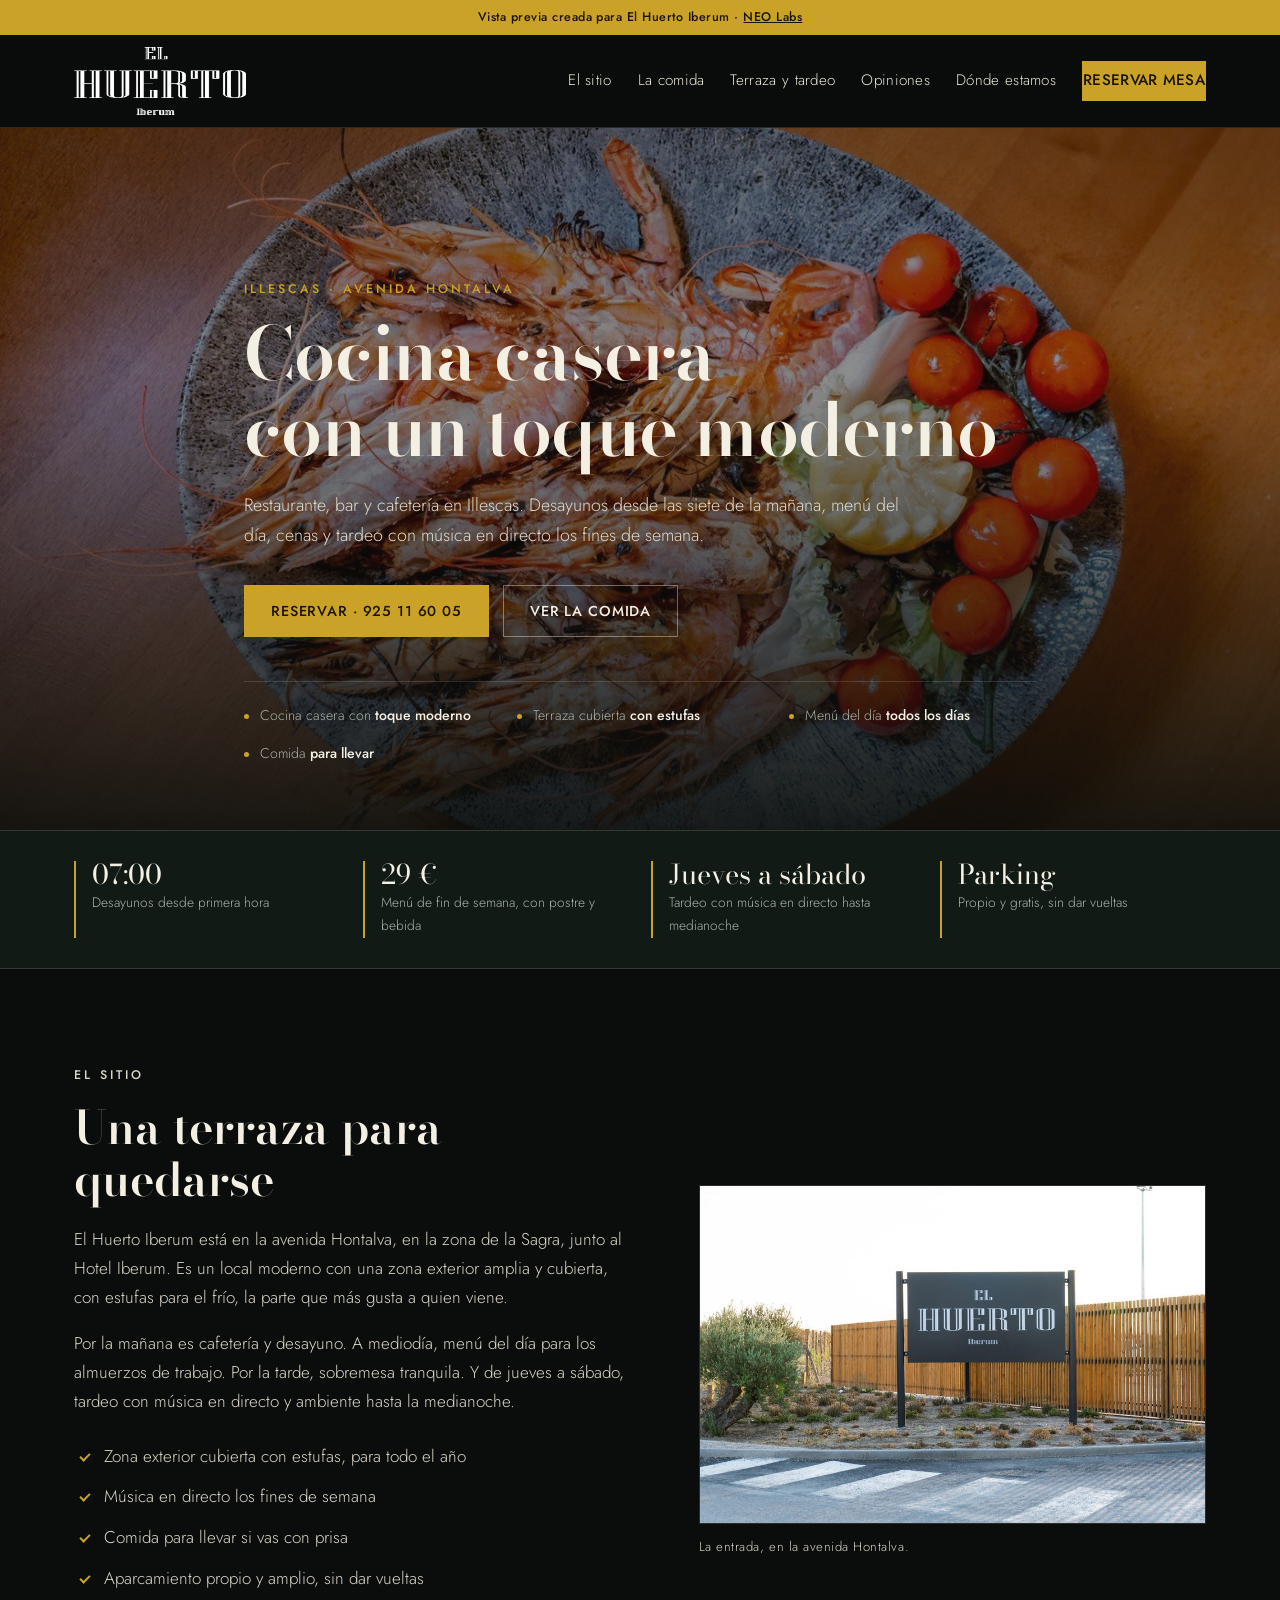
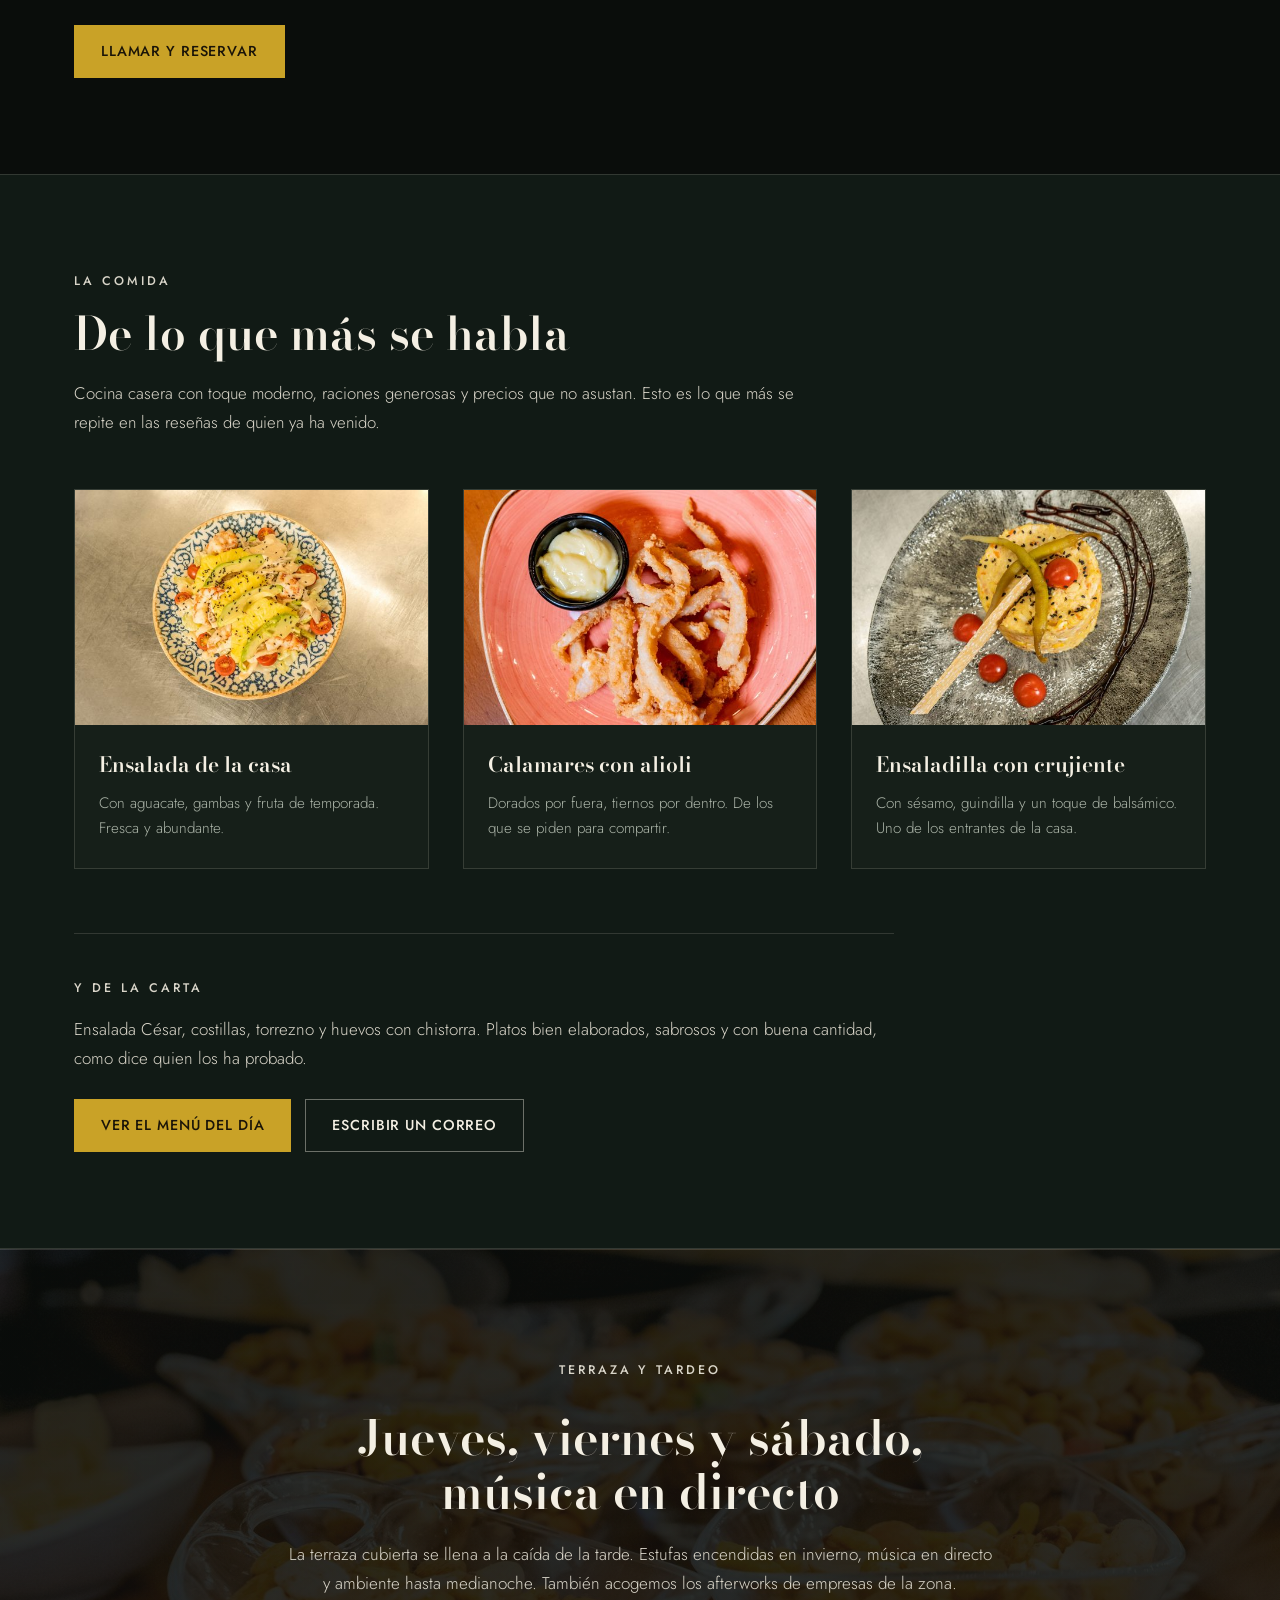
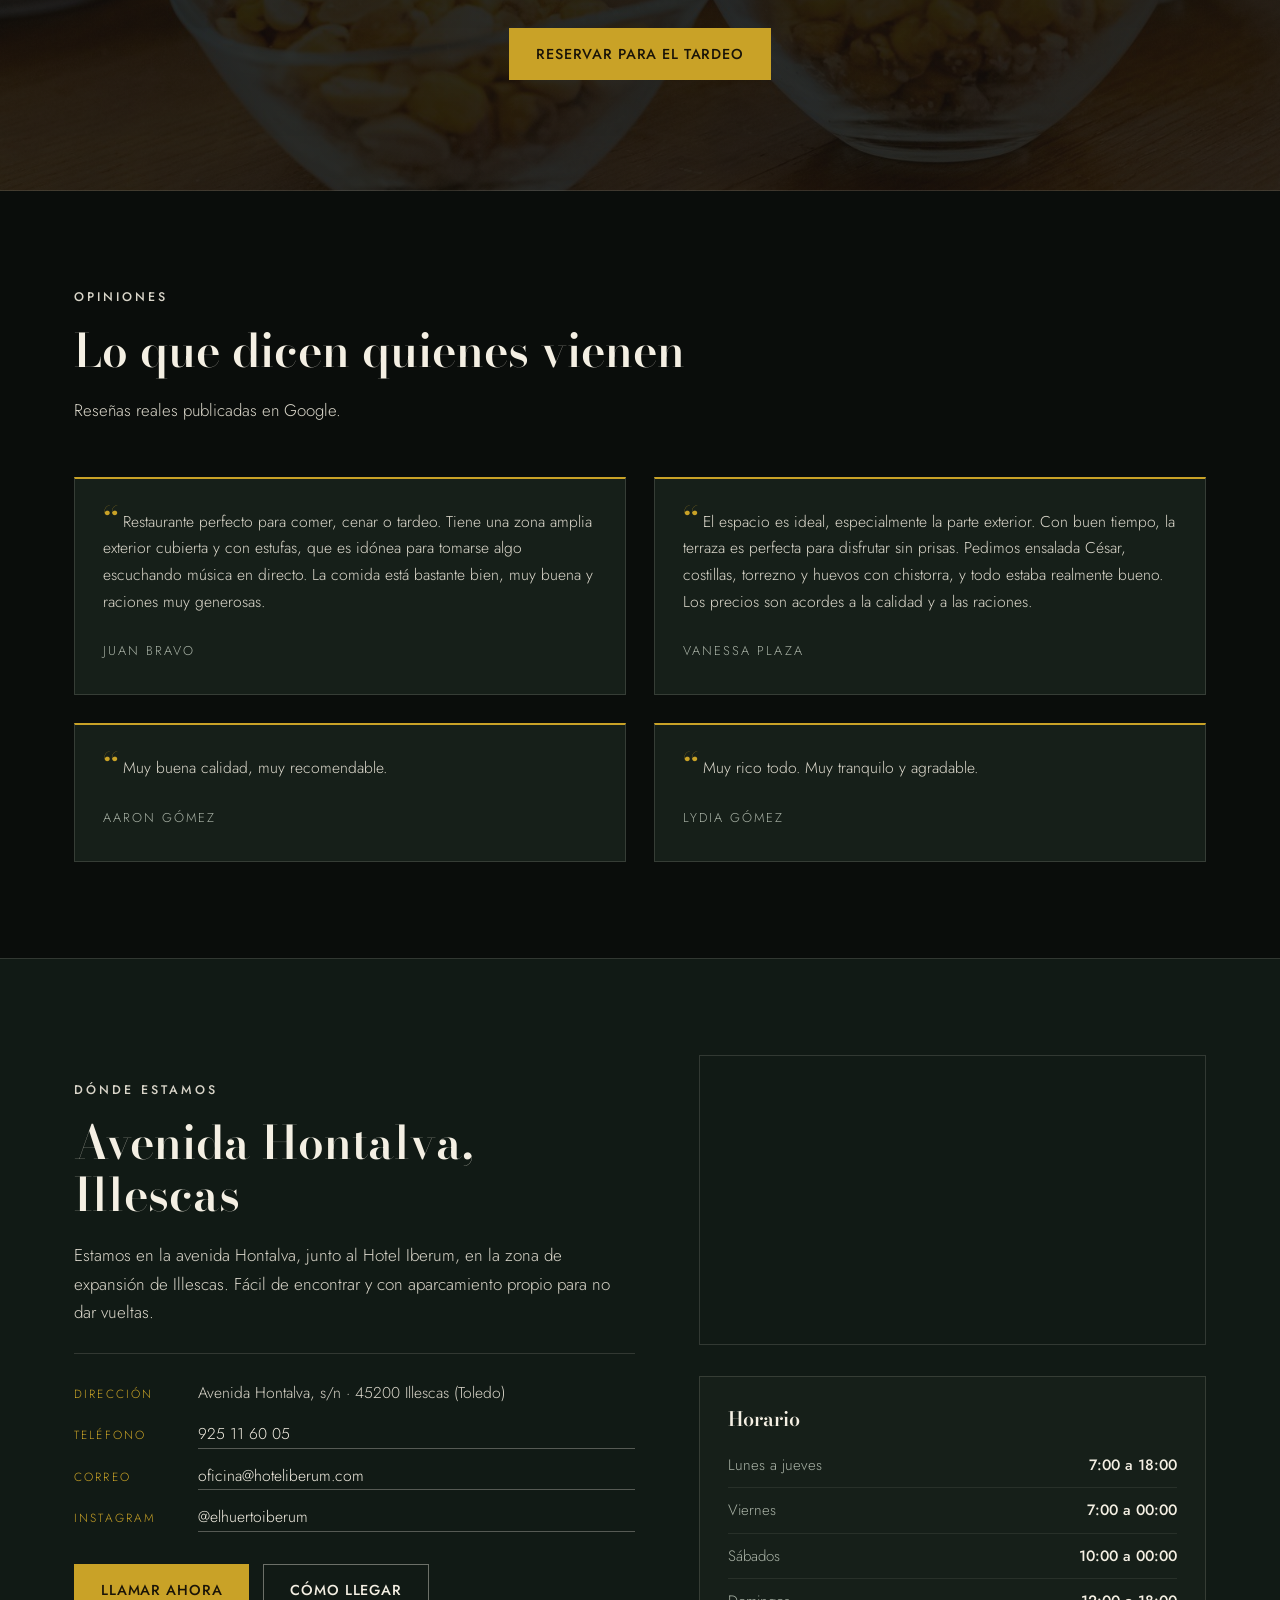
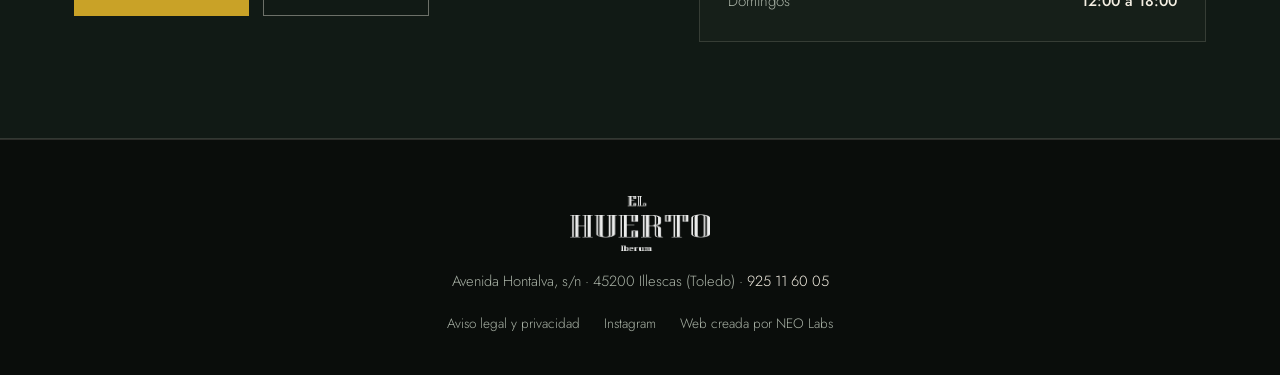
<file: index.html>
<!DOCTYPE html>
<html lang="es">
<head>
<meta charset="utf-8">
<meta name="viewport" content="width=device-width, initial-scale=1">
<title>El Huerto Iberum · Restaurante y bar en Illescas | Reservas 925 11 60 05</title>
<meta name="description" content="Restaurante, bar y cafetería en Illescas. Menú del día, cocina casera con toque moderno, terraza cubierta con estufas y tardeo con música en directo. Av. Hontalva, junto al Hotel Iberum. Reservas en el 925 11 60 05.">
<meta name="keywords" content="restaurante Illescas, bar Illescas, El Huerto Iberum, menú del día Illescas, terraza Illescas, tardeo Illescas, comer en Illescas, Hotel Iberum">
<meta name="robots" content="index, follow">
<meta name="author" content="El Huerto Iberum">
<link rel="canonical" href="https://el-huerto-iberum.neolabs.me/">
<meta property="og:type" content="restaurant">
<meta property="og:title" content="El Huerto Iberum · Restaurante y bar en Illescas">
<meta property="og:description" content="Menú del día, terraza cubierta con estufas y tardeo con música en directo. Av. Hontalva, Illescas. Reservas 925 11 60 05.">
<meta property="og:image" content="assets/cartel-s.jpg">
<meta property="og:locale" content="es_ES">
<link rel="preconnect" href="https://fonts.googleapis.com">
<link rel="preconnect" href="https://fonts.gstatic.com" crossorigin>
<link href="https://fonts.googleapis.com/css2?family=Bodoni+Moda:opsz,wght@6..96,400;6..96,600;6..96,700&family=Jost:wght@300;400;500;600&display=swap" rel="stylesheet">
<link rel="icon" href="assets/favicon-32.png" sizes="32x32">
<link rel="apple-touch-icon" href="assets/favicon.png">
<link rel="stylesheet" href="styles.css">
<script type="application/ld+json">
{
  "@context": "https://schema.org",
  "@type": "Restaurant",
  "name": "El Huerto Iberum",
  "image": ["assets/cartel.jpg", "assets/barra.jpg", "assets/langostinos.jpg"],
  "telephone": "+34925116005",
  "email": "oficina@hoteliberum.com",
  "url": "https://elhuertoiberum.com/",
  "sameAs": ["https://www.instagram.com/elhuertoiberum"],
  "address": {
    "@type": "PostalAddress",
    "streetAddress": "Avenida Hontalva, s/n",
    "addressLocality": "Illescas",
    "addressRegion": "Toledo",
    "postalCode": "45200",
    "addressCountry": "ES"
  },
  "geo": { "@type": "GeoCoordinates", "latitude": 40.1002415, "longitude": -3.834988 },
  "servesCuisine": ["Cocina casera", "Mediterránea", "Fusión"],
  "priceRange": "€€",
  "acceptsReservations": "True",
  "areaServed": ["Illescas", "La Sagra", "Toledo"],
  "openingHoursSpecification": [
    { "@type": "OpeningHoursSpecification", "dayOfWeek": ["Monday","Tuesday","Wednesday","Thursday"], "opens": "07:00", "closes": "18:00" },
    { "@type": "OpeningHoursSpecification", "dayOfWeek": "Friday", "opens": "07:00", "closes": "00:00" },
    { "@type": "OpeningHoursSpecification", "dayOfWeek": "Saturday", "opens": "10:00", "closes": "00:00" },
    { "@type": "OpeningHoursSpecification", "dayOfWeek": "Sunday", "opens": "12:00", "closes": "18:00" }
  ]
}
</script>
</head>
<body>

<div class="aviso-demo">
  Vista previa creada para El Huerto Iberum · <a href="https://neolabs.me" target="_blank" rel="noopener">NEO Labs</a>
</div>

<header class="cabecera" id="cabecera">
  <div class="contenedor barra">
    <a class="marca" href="#inicio" aria-label="El Huerto Iberum">
      <img src="assets/logo.png" alt="El Huerto Iberum" width="190" height="75">
    </a>
    <nav class="menu" id="menu">
      <a href="#sitio">El sitio</a>
      <a href="#platos">La comida</a>
      <a href="#terraza">Terraza y tardeo</a>
      <a href="#opiniones">Opiniones</a>
      <a href="#visita">Dónde estamos</a>
      <a class="boton boton-oro" href="tel:+34925116005">Reservar mesa</a>
    </nav>
    <button class="hamburguesa" id="hamburguesa" aria-label="Abrir menú"><span></span><span></span><span></span></button>
  </div>
</header>

<section class="portada" id="inicio">
  <div class="portada-fondo"></div>
  <div class="contenedor portada-texto">
    <p class="etiqueta">Illescas · Avenida Hontalva</p>
    <h1>Cocina casera<br>con un toque moderno</h1>
    <p class="entrada">Restaurante, bar y cafetería en Illescas. Desayunos desde las siete de la mañana, menú del día, cenas y tardeo con música en directo los fines de semana.</p>
    <div class="portada-botones">
      <a class="boton boton-oro" href="tel:+34925116005">Reservar · 925 11 60 05</a>
      <a class="boton boton-linea" href="#platos">Ver la comida</a>
    </div>
    <ul class="sellos">
      <li>Cocina casera con <strong>toque moderno</strong></li>
      <li>Terraza cubierta <strong>con estufas</strong></li>
      <li>Menú del día <strong>todos los días</strong></li>
      <li>Comida <strong>para llevar</strong></li>
    </ul>
  </div>
</section>

<section class="tira">
  <div class="contenedor tira-caja">
    <div><span class="tira-num">07:00</span><span class="tira-txt">Desayunos desde primera hora</span></div>
    <div><span class="tira-num">29 €</span><span class="tira-txt">Menú de fin de semana, con postre y bebida</span></div>
    <div><span class="tira-num">Jueves a sábado</span><span class="tira-txt">Tardeo con música en directo hasta medianoche</span></div>
    <div><span class="tira-num">Parking</span><span class="tira-txt">Propio y gratis, sin dar vueltas</span></div>
  </div>
</section>

<section class="bloque" id="sitio">
  <div class="contenedor dos-columnas">
    <div class="col-texto">
      <p class="etiqueta">El sitio</p>
      <h2>Una terraza para quedarse</h2>
      <p>El Huerto Iberum está en la avenida Hontalva, en la zona de la Sagra, junto al Hotel Iberum. Es un local moderno con una zona exterior amplia y cubierta, con estufas para el frío, la parte que más gusta a quien viene.</p>
      <p>Por la mañana es cafetería y desayuno. A mediodía, menú del día para los almuerzos de trabajo. Por la tarde, sobremesa tranquila. Y de jueves a sábado, tardeo con música en directo y ambiente hasta la medianoche.</p>
      <ul class="lista-check">
        <li>Zona exterior cubierta con estufas, para todo el año</li>
        <li>Música en directo los fines de semana</li>
        <li>Comida para llevar si vas con prisa</li>
        <li>Aparcamiento propio y amplio, sin dar vueltas</li>
      </ul>
      <a class="boton boton-oro" href="tel:+34925116005">Llamar y reservar</a>
    </div>
    <div class="col-foto">
      <img src="assets/cartel-s.jpg" srcset="assets/cartel-s.jpg 900w, assets/cartel.jpg 2000w" sizes="(max-width:900px) 100vw, 45vw" alt="Entrada de El Huerto Iberum en la avenida Hontalva" width="900" height="600" decoding="async">
      <p class="pie-foto">La entrada, en la avenida Hontalva.</p>
    </div>
  </div>
</section>

<section class="bloque bloque-oscuro" id="platos">
  <div class="contenedor">
    <div class="cab-bloque">
      <p class="etiqueta">La comida</p>
      <h2>De lo que más se habla</h2>
      <p class="sub">Cocina casera con toque moderno, raciones generosas y precios que no asustan. Esto es lo que más se repite en las reseñas de quien ya ha venido.</p>
    </div>
    <div class="rejilla-platos">
      <article class="plato">
        <img src="assets/ensalada-s.jpg" srcset="assets/ensalada-s.jpg 600w, assets/ensalada.jpg 1200w" sizes="(max-width:900px) 100vw, 33vw" alt="Ensalada de la casa con aguacate y gambas" width="600" height="400" decoding="async">
        <h3>Ensalada de la casa</h3>
        <p>Con aguacate, gambas y fruta de temporada. Fresca y abundante.</p>
      </article>
      <article class="plato">
        <img src="assets/calamares-s.jpg" srcset="assets/calamares-s.jpg 600w, assets/calamares.jpg 1200w" sizes="(max-width:900px) 100vw, 33vw" alt="Calamares fritos con alioli" width="600" height="400" decoding="async">
        <h3>Calamares con alioli</h3>
        <p>Dorados por fuera, tiernos por dentro. De los que se piden para compartir.</p>
      </article>
      <article class="plato">
        <img src="assets/timbal-s.jpg" srcset="assets/timbal-s.jpg 600w, assets/timbal.jpg 1200w" sizes="(max-width:900px) 100vw, 33vw" alt="Ensaladilla con crujiente y sésamo" width="600" height="400" decoding="async">
        <h3>Ensaladilla con crujiente</h3>
        <p>Con sésamo, guindilla y un toque de balsámico. Uno de los entrantes de la casa.</p>
      </article>
    </div>
    <div class="tambien">
      <p class="etiqueta">Y de la carta</p>
      <p class="tambien-txt">Ensalada César, costillas, torrezno y huevos con chistorra. Platos bien elaborados, sabrosos y con buena cantidad, como dice quien los ha probado.</p>
      <div class="tambien-botones">
        <a class="boton boton-oro" href="tel:+34925116005">Ver el menú del día</a>
        <a class="boton boton-linea" href="mailto:oficina@hoteliberum.com?subject=Consulta%20El%20Huerto%20Iberum">Escribir un correo</a>
      </div>
    </div>
  </div>
</section>

<section class="banda-tardeo" id="terraza">
  <div class="contenedor banda-texto">
    <p class="etiqueta">Terraza y tardeo</p>
    <h2>Jueves, viernes y sábado,<br>música en directo</h2>
    <p>La terraza cubierta se llena a la caída de la tarde. Estufas encendidas en invierno, música en directo y ambiente hasta medianoche. También acogemos los afterworks de empresas de la zona.</p>
    <a class="boton boton-oro" href="tel:+34925116005">Reservar para el tardeo</a>
  </div>
</section>

<section class="bloque" id="opiniones">
  <div class="contenedor">
    <div class="cab-bloque">
      <p class="etiqueta">Opiniones</p>
      <h2>Lo que dicen quienes vienen</h2>
      <p class="sub">Reseñas reales publicadas en Google.</p>
    </div>
    <div class="rejilla-opiniones">
      <blockquote class="opinion">
        <p>Restaurante perfecto para comer, cenar o tardeo. Tiene una zona amplia exterior cubierta y con estufas, que es idónea para tomarse algo escuchando música en directo. La comida está bastante bien, muy buena y raciones muy generosas.</p>
        <cite>Juan Bravo</cite>
      </blockquote>
      <blockquote class="opinion">
        <p>El espacio es ideal, especialmente la parte exterior. Con buen tiempo, la terraza es perfecta para disfrutar sin prisas. Pedimos ensalada César, costillas, torrezno y huevos con chistorra, y todo estaba realmente bueno. Los precios son acordes a la calidad y a las raciones.</p>
        <cite>Vanessa Plaza</cite>
      </blockquote>
      <blockquote class="opinion">
        <p>Muy buena calidad, muy recomendable.</p>
        <cite>Aaron Gómez</cite>
      </blockquote>
      <blockquote class="opinion">
        <p>Muy rico todo. Muy tranquilo y agradable.</p>
        <cite>Lydia Gómez</cite>
      </blockquote>
    </div>
  </div>
</section>

<section class="bloque bloque-oscuro" id="visita">
  <div class="contenedor dos-columnas">
    <div class="col-texto">
      <p class="etiqueta">Dónde estamos</p>
      <h2>Avenida Hontalva, Illescas</h2>
      <p>Estamos en la avenida Hontalva, junto al Hotel Iberum, en la zona de expansión de Illescas. Fácil de encontrar y con aparcamiento propio para no dar vueltas.</p>
      <ul class="datos">
        <li><span>Dirección</span>Avenida Hontalva, s/n · 45200 Illescas (Toledo)</li>
        <li><span>Teléfono</span><a href="tel:+34925116005">925 11 60 05</a></li>
        <li><span>Correo</span><a href="mailto:oficina@hoteliberum.com">oficina@hoteliberum.com</a></li>
        <li><span>Instagram</span><a href="https://www.instagram.com/elhuertoiberum" target="_blank" rel="noopener">@elhuertoiberum</a></li>
      </ul>
      <div class="visita-botones">
        <a class="boton boton-oro" href="tel:+34925116005">Llamar ahora</a>
        <a class="boton boton-linea" href="https://www.google.com/maps/dir/?api=1&amp;destination=40.1002415,-3.834988" target="_blank" rel="noopener">Cómo llegar</a>
      </div>
    </div>
    <div class="col-mapa">
      <iframe title="Mapa de El Huerto Iberum" src="https://www.google.com/maps?q=40.1002415,-3.834988&amp;z=16&amp;output=embed" decoding="async" referrerpolicy="no-referrer-when-downgrade"></iframe>
      <div class="horario">
        <h3>Horario</h3>
        <ul>
          <li><span>Lunes a jueves</span><strong>7:00 a 18:00</strong></li>
          <li><span>Viernes</span><strong>7:00 a 00:00</strong></li>
          <li><span>Sábados</span><strong>10:00 a 00:00</strong></li>
          <li><span>Domingos</span><strong>12:00 a 18:00</strong></li>
        </ul>
      </div>
    </div>
  </div>
</section>

<footer class="pie">
  <div class="contenedor pie-caja">
    <img class="pie-logo" src="assets/logo.png" alt="El Huerto Iberum" width="150" height="59">
    <p class="pie-datos">Avenida Hontalva, s/n · 45200 Illescas (Toledo) · <a href="tel:+34925116005">925 11 60 05</a></p>
    <nav class="pie-enlaces">
      <a href="legal.html">Aviso legal y privacidad</a>
      <a href="https://www.instagram.com/elhuertoiberum" target="_blank" rel="noopener">Instagram</a>
      <a href="https://neolabs.me" target="_blank" rel="noopener">Web creada por NEO Labs</a>
    </nav>
  </div>
</footer>

<script src="app.js"></script>
</body>
</html>
</file>
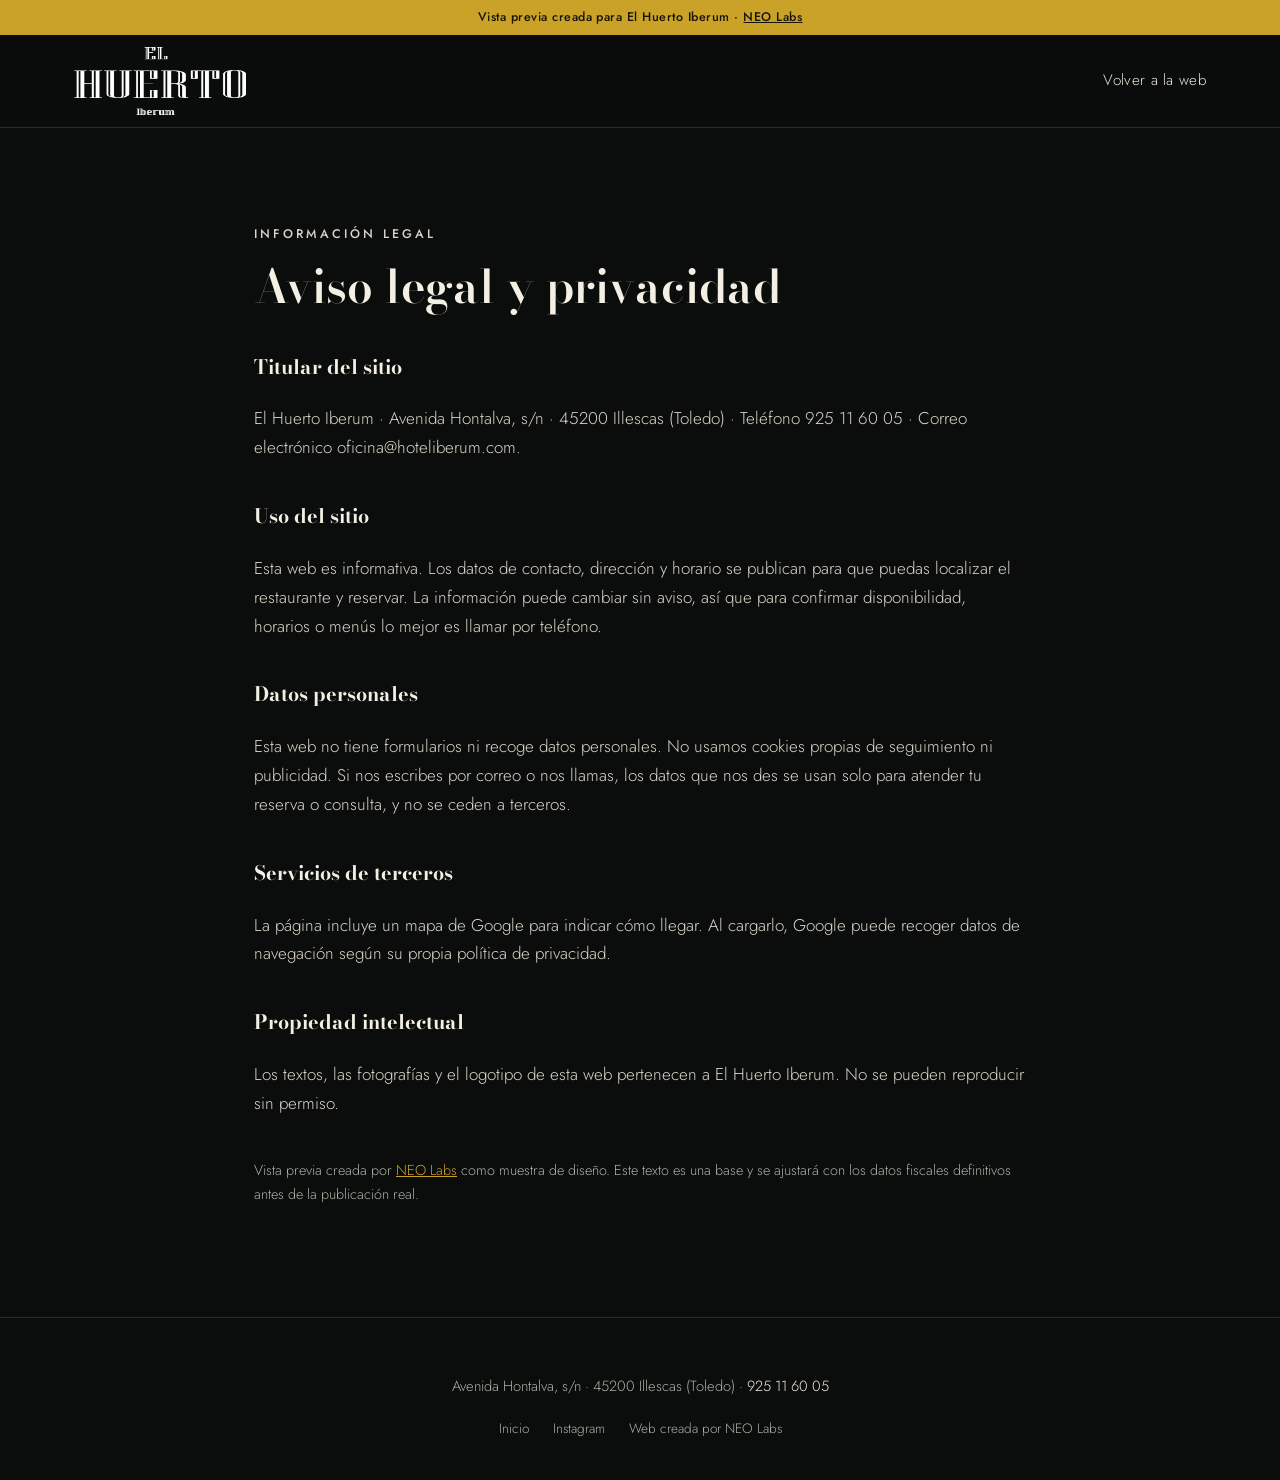
<file: legal.html>
<!DOCTYPE html>
<html lang="es">
<head>
<meta charset="utf-8">
<meta name="viewport" content="width=device-width, initial-scale=1">
<title>Aviso legal y privacidad · El Huerto Iberum</title>
<meta name="description" content="Aviso legal y política de privacidad de El Huerto Iberum, restaurante y bar en Illescas (Toledo).">
<meta name="robots" content="noindex, follow">
<link rel="preconnect" href="https://fonts.googleapis.com">
<link rel="preconnect" href="https://fonts.gstatic.com" crossorigin>
<link href="https://fonts.googleapis.com/css2?family=Bodoni+Moda:opsz,wght@6..96,400;6..96,600&family=Jost:wght@300;400;500&display=swap" rel="stylesheet">
<link rel="icon" href="assets/favicon-32.png" sizes="32x32">
<link rel="apple-touch-icon" href="assets/favicon.png">
<link rel="stylesheet" href="styles.css">
</head>
<body>
<div class="aviso-demo">
  Vista previa creada para El Huerto Iberum · <a href="https://neolabs.me" target="_blank" rel="noopener">NEO Labs</a>
</div>

<header class="cabecera solida">
  <div class="contenedor barra">
    <a class="marca" href="index.html" aria-label="El Huerto Iberum">
      <img src="assets/logo.png" alt="El Huerto Iberum" width="190" height="75">
    </a>
    <nav class="menu"><a href="index.html">Volver a la web</a></nav>
  </div>
</header>

<main class="bloque">
  <div class="contenedor" style="max-width:820px">
    <p class="etiqueta">Información legal</p>
    <h2>Aviso legal y privacidad</h2>

    <h3 style="font-family:var(--serif);color:var(--marfil);margin-top:38px">Titular del sitio</h3>
    <p>El Huerto Iberum · Avenida Hontalva, s/n · 45200 Illescas (Toledo) · Teléfono 925 11 60 05 · Correo electrónico oficina@hoteliberum.com.</p>

    <h3 style="font-family:var(--serif);color:var(--marfil);margin-top:38px">Uso del sitio</h3>
    <p>Esta web es informativa. Los datos de contacto, dirección y horario se publican para que puedas localizar el restaurante y reservar. La información puede cambiar sin aviso, así que para confirmar disponibilidad, horarios o menús lo mejor es llamar por teléfono.</p>

    <h3 style="font-family:var(--serif);color:var(--marfil);margin-top:38px">Datos personales</h3>
    <p>Esta web no tiene formularios ni recoge datos personales. No usamos cookies propias de seguimiento ni publicidad. Si nos escribes por correo o nos llamas, los datos que nos des se usan solo para atender tu reserva o consulta, y no se ceden a terceros.</p>

    <h3 style="font-family:var(--serif);color:var(--marfil);margin-top:38px">Servicios de terceros</h3>
    <p>La página incluye un mapa de Google para indicar cómo llegar. Al cargarlo, Google puede recoger datos de navegación según su propia política de privacidad.</p>

    <h3 style="font-family:var(--serif);color:var(--marfil);margin-top:38px">Propiedad intelectual</h3>
    <p>Los textos, las fotografías y el logotipo de esta web pertenecen a El Huerto Iberum. No se pueden reproducir sin permiso.</p>

    <p style="margin-top:40px;font-size:.9rem;color:var(--suave)">Vista previa creada por <a href="https://neolabs.me" target="_blank" rel="noopener" style="color:var(--oro)">NEO Labs</a> como muestra de diseño. Este texto es una base y se ajustará con los datos fiscales definitivos antes de la publicación real.</p>
  </div>
</main>

<footer class="pie">
  <div class="contenedor pie-caja">
    <p class="pie-datos">Avenida Hontalva, s/n · 45200 Illescas (Toledo) · <a href="tel:+34925116005">925 11 60 05</a></p>
    <nav class="pie-enlaces">
      <a href="index.html">Inicio</a>
      <a href="https://www.instagram.com/elhuertoiberum" target="_blank" rel="noopener">Instagram</a>
      <a href="https://neolabs.me" target="_blank" rel="noopener">Web creada por NEO Labs</a>
    </nav>
  </div>
</footer>
</body>
</html>
</file>
<file: styles.css>
:root{
  --negro:#0a0d0b;
  --verdinegro:#111a15;
  --superficie:#161f19;
  --marfil:#f4efe3;
  --texto:#e9e6db;
  --suave:#a9b2a6;
  --oro:#c9a227;
  --oro-suave:rgba(201,162,39,.16);
  --linea:rgba(244,239,227,.14);
  --serif:'Bodoni Moda',Georgia,serif;
  --sans:'Jost',system-ui,-apple-system,'Segoe UI',sans-serif;
  --ancho:1180px;
}

*,*::before,*::after{box-sizing:border-box}
html{scroll-behavior:smooth}
body{
  margin:0;
  background:var(--negro);
  color:var(--texto);
  font-family:var(--sans);
  font-size:17px;
  line-height:1.7;
  font-weight:300;
  -webkit-font-smoothing:antialiased;
}
img{max-width:100%;height:auto;display:block}
a{color:inherit}
.contenedor{width:100%;max-width:var(--ancho);margin:0 auto;padding:0 24px}

/* ---------- aviso de vista previa ---------- */
.aviso-demo{
  background:var(--oro);color:#1a1408;font-size:.78rem;letter-spacing:.04em;
  text-align:center;padding:7px 16px;font-weight:500;
}
.aviso-demo a{color:#1a1408;text-decoration:underline}

/* ---------- cabecera ---------- */
.cabecera{
  position:sticky;top:0;z-index:60;
  background:rgba(10,13,11,.96);
  border-bottom:1px solid var(--linea);
}
.cabecera.solida{background:rgba(10,13,11,.97)}
.barra{display:flex;align-items:center;justify-content:space-between;gap:24px;padding-top:12px;padding-bottom:12px}
.marca img{width:172px;height:auto}
.menu{display:flex;align-items:center;gap:26px}
.menu a{
  color:var(--texto);text-decoration:none;font-size:.95rem;letter-spacing:.02em;
  padding:6px 0;position:relative;
}
.menu a::after{
  content:"";position:absolute;left:0;right:0;bottom:0;height:1px;
  background:var(--oro);transform:scaleX(0);transform-origin:left;transition:transform .25s ease;
}
.menu a:hover::after{transform:scaleX(1)}
.menu a.boton{color:#1a1408}
.menu a.boton::after{display:none}

.hamburguesa{display:none;background:none;border:0;cursor:pointer;padding:10px;gap:5px;flex-direction:column}
.hamburguesa span{display:block;width:26px;height:2px;background:var(--marfil);transition:transform .25s ease,opacity .2s ease}
.hamburguesa.abierto span:nth-child(1){transform:translateY(7px) rotate(45deg)}
.hamburguesa.abierto span:nth-child(2){opacity:0}
.hamburguesa.abierto span:nth-child(3){transform:translateY(-7px) rotate(-45deg)}

/* ---------- botones ---------- */
.boton{
  display:inline-block;border:1px solid var(--oro);padding:13px 26px;
  font-family:var(--sans);font-size:.9rem;letter-spacing:.06em;text-transform:uppercase;
  text-decoration:none;font-weight:500;transition:background .2s ease,color .2s ease,border-color .2s ease;
}
.boton-oro{background:var(--oro);color:#1a1408}
.boton-oro:hover{background:#dcb63a;border-color:#dcb63a}
.boton-linea{color:var(--marfil);border-color:rgba(244,239,227,.4)}
.boton-linea:hover{border-color:var(--oro);color:var(--oro)}

/* ---------- portada ---------- */
.portada{position:relative;min-height:min(78vh,820px);display:flex;align-items:flex-end;overflow:hidden}
.portada-fondo{
  position:absolute;inset:0;
  background:url('assets/langostinos.jpg') center 45%/cover no-repeat;
}
.portada-fondo::after{
  content:"";position:absolute;inset:0;
  background:linear-gradient(180deg,rgba(10,13,11,.55) 0%,rgba(10,13,11,.45) 35%,rgba(10,13,11,.93) 100%);
}
.portada-texto{position:relative;padding-top:120px;padding-bottom:64px;max-width:840px}
.etiqueta{
  font-size:.78rem;letter-spacing:.24em;text-transform:uppercase;color:var(--oro);
  margin:0 0 16px;font-weight:500;
}
.portada h1{
  font-family:var(--serif);font-weight:600;font-size:clamp(2.6rem,6vw,4.6rem);
  line-height:1.03;margin:0 0 22px;color:var(--marfil);letter-spacing:-.01em;
}
.entrada{font-size:1.12rem;color:#ded9cc;max-width:660px;margin:0 0 34px}
.portada-botones{display:flex;flex-wrap:wrap;gap:14px;margin-bottom:44px}
.sellos{
  display:grid;grid-template-columns:repeat(auto-fit,minmax(200px,1fr));gap:14px 26px;
  list-style:none;margin:0;padding:22px 0 0;border-top:1px solid var(--linea);
  font-size:.88rem;color:var(--suave);
}
.sellos li{position:relative;padding-left:16px}
.sellos li::before{content:"";position:absolute;left:0;top:10px;width:5px;height:5px;background:var(--oro);border-radius:50%}
.sellos strong{color:var(--marfil);font-weight:500}

/* ---------- tira de datos ---------- */
.tira{background:var(--verdinegro);border-top:1px solid var(--linea);border-bottom:1px solid var(--linea)}
.tira-caja{display:grid;grid-template-columns:repeat(auto-fit,minmax(210px,1fr));gap:22px;padding-top:30px;padding-bottom:30px}
.tira-caja>div{display:flex;flex-direction:column;gap:3px;border-left:2px solid var(--oro);padding-left:16px}
.tira-num{font-family:var(--serif);font-size:1.7rem;color:var(--marfil);line-height:1}
.tira-txt{font-size:.86rem;color:var(--suave)}

/* ---------- bloques ---------- */
.bloque{padding:96px 0}
.bloque-oscuro{background:var(--verdinegro);border-top:1px solid var(--linea);border-bottom:1px solid var(--linea)}
.dos-columnas{display:grid;grid-template-columns:1.05fr .95fr;gap:64px;align-items:center}
.bloque h2{
  font-family:var(--serif);font-weight:600;font-size:clamp(1.9rem,3.6vw,2.9rem);
  line-height:1.12;margin:0 0 20px;color:var(--marfil);
}
.bloque p{color:#d9d5c9}
.cab-bloque{max-width:720px;margin-bottom:52px}
.sub{font-size:1.05rem;color:var(--suave);margin:0}
.lista-check{list-style:none;margin:26px 0 32px;padding:0;display:grid;gap:12px}
.lista-check li{position:relative;padding-left:30px;color:#d9d5c9}
.lista-check li::before{
  content:"";position:absolute;left:6px;top:11px;width:10px;height:6px;
  border-left:2px solid var(--oro);border-bottom:2px solid var(--oro);transform:rotate(-45deg);
}
.col-foto img{width:100%;border:1px solid var(--linea)}
.pie-foto{margin:12px 0 0;font-size:.82rem;color:var(--suave);letter-spacing:.04em}

/* ---------- platos ---------- */
.rejilla-platos{display:grid;grid-template-columns:repeat(auto-fit,minmax(280px,1fr));gap:34px}
.plato{background:var(--superficie);border:1px solid var(--linea)}
.plato img{width:100%}
.plato h3{font-family:var(--serif);font-size:1.32rem;font-weight:600;margin:22px 24px 8px;color:var(--marfil)}
.plato p{margin:0 24px 26px;font-size:.95rem;color:var(--suave)}
.tambien{margin-top:64px;padding-top:44px;border-top:1px solid var(--linea);max-width:820px}
.tambien-txt{font-size:1.06rem;color:#d9d5c9;margin:0 0 26px}
.tambien-botones{display:flex;flex-wrap:wrap;gap:14px}

/* ---------- banda tardeo ---------- */
.banda-tardeo{
  padding:110px 0;text-align:center;
  background:
    linear-gradient(rgba(10,13,11,.88),rgba(10,13,11,.86)),
    url('assets/barra.jpg') center 45%/cover no-repeat;
  border-top:1px solid var(--linea);border-bottom:1px solid var(--linea);
}
.banda-texto{max-width:760px;margin:0 auto}
.banda-tardeo h2{font-family:var(--serif);font-weight:600;font-size:clamp(1.9rem,4vw,3rem);line-height:1.14;margin:0 0 20px;color:var(--marfil)}
.banda-tardeo p{color:#d9d5c9;margin:0 0 30px}

/* ---------- opiniones ---------- */
.rejilla-opiniones{display:grid;grid-template-columns:repeat(2,1fr);gap:28px}
.opinion{
  margin:0;background:var(--superficie);border:1px solid var(--linea);
  border-top:2px solid var(--oro);padding:30px 28px;
}
.opinion p{margin:0 0 20px;font-size:.98rem;color:#dcd8cc}
.opinion p::before{content:"“";font-family:var(--serif);font-size:2.4rem;line-height:0;color:var(--oro);vertical-align:-8px;margin-right:4px}
.opinion cite{font-style:normal;font-size:.8rem;letter-spacing:.16em;text-transform:uppercase;color:var(--suave)}

/* ---------- visita ---------- */
.datos{list-style:none;margin:26px 0 32px;padding:0;display:grid;gap:14px;border-top:1px solid var(--linea);padding-top:26px}
.datos li{display:grid;grid-template-columns:110px 1fr;gap:14px;font-size:.98rem;color:#d9d5c9}
.datos span{font-size:.74rem;letter-spacing:.18em;text-transform:uppercase;color:var(--oro);padding-top:4px}
.datos a{color:var(--marfil);text-decoration:none;border-bottom:1px solid rgba(244,239,227,.3)}
.datos a:hover{color:var(--oro);border-color:var(--oro)}
.visita-botones{display:flex;flex-wrap:wrap;gap:14px}
.col-mapa iframe{width:100%;height:290px;border:1px solid var(--linea);filter:grayscale(.35) contrast(1.05)}
.horario{margin-top:22px;border:1px solid var(--linea);background:var(--superficie);padding:26px 28px}
.horario h3{font-family:var(--serif);font-size:1.24rem;font-weight:600;margin:0 0 16px;color:var(--marfil)}
.horario ul{list-style:none;margin:0;padding:0;display:grid;gap:10px}
.horario li{display:flex;justify-content:space-between;gap:16px;font-size:.94rem;color:var(--suave);border-bottom:1px solid rgba(244,239,227,.08);padding-bottom:9px}
.horario li:last-child{border-bottom:0;padding-bottom:0}
.horario strong{color:var(--marfil);font-weight:500}

/* ---------- pie ---------- */
.pie{background:var(--negro);border-top:1px solid var(--linea);padding:56px 0 40px}
.pie-caja{text-align:center}
.pie-logo{width:140px;margin:0 auto 18px;opacity:.92}
.pie-datos{font-size:.92rem;color:var(--suave);margin:0 0 18px}
.pie-datos a{color:var(--marfil);text-decoration:none}
.pie-enlaces{display:flex;flex-wrap:wrap;justify-content:center;gap:10px 24px;font-size:.85rem}
.pie-enlaces a{color:var(--suave);text-decoration:none}
.pie-enlaces a:hover{color:var(--oro)}

/* ---------- animacion de entrada ---------- */
.revela{opacity:0;transform:translateY(24px);transition:opacity .7s ease,transform .7s ease}
.revela.visible{opacity:1;transform:none}
@media (prefers-reduced-motion:reduce){
  .revela{opacity:1;transform:none;transition:none}
  html{scroll-behavior:auto}
}

/* ---------- movil ---------- */
@media (max-width:900px){
  .dos-columnas{grid-template-columns:1fr;gap:40px}
  .bloque{padding:68px 0}
  .barra{padding-top:10px;padding-bottom:10px}
  .marca img{width:142px}
  .hamburguesa{display:flex}
  .menu{
    position:fixed;inset:auto 0 0 0;top:0;height:100vh;width:100%;
    flex-direction:column;justify-content:center;gap:26px;
    background:rgba(10,13,11,.98);
    transform:translateX(100%);transition:transform .3s ease;
    padding:40px 30px;
  }
  .menu.abierto{transform:translateX(0)}
  .menu a{font-family:var(--serif);font-size:1.5rem;letter-spacing:.01em}
  .menu a.boton{font-family:var(--sans);font-size:.9rem;margin-top:10px}
  .portada{min-height:0}
  .portada-texto{padding-top:74px;padding-bottom:52px}
  .portada-botones{flex-direction:column;align-items:stretch}
  .portada-botones .boton{text-align:center}
  .banda-tardeo{padding:74px 0}
  .datos li{grid-template-columns:1fr;gap:2px}
  .horario li{font-size:.9rem}
  .rejilla-opiniones{grid-template-columns:1fr}
}

/* en movil los botones van a lo ancho */
@media (max-width:600px){
  .tambien-botones,.visita-botones{flex-direction:column;align-items:stretch}
  .tambien-botones .boton,.visita-botones .boton{display:block;text-align:center}
}
</file>
